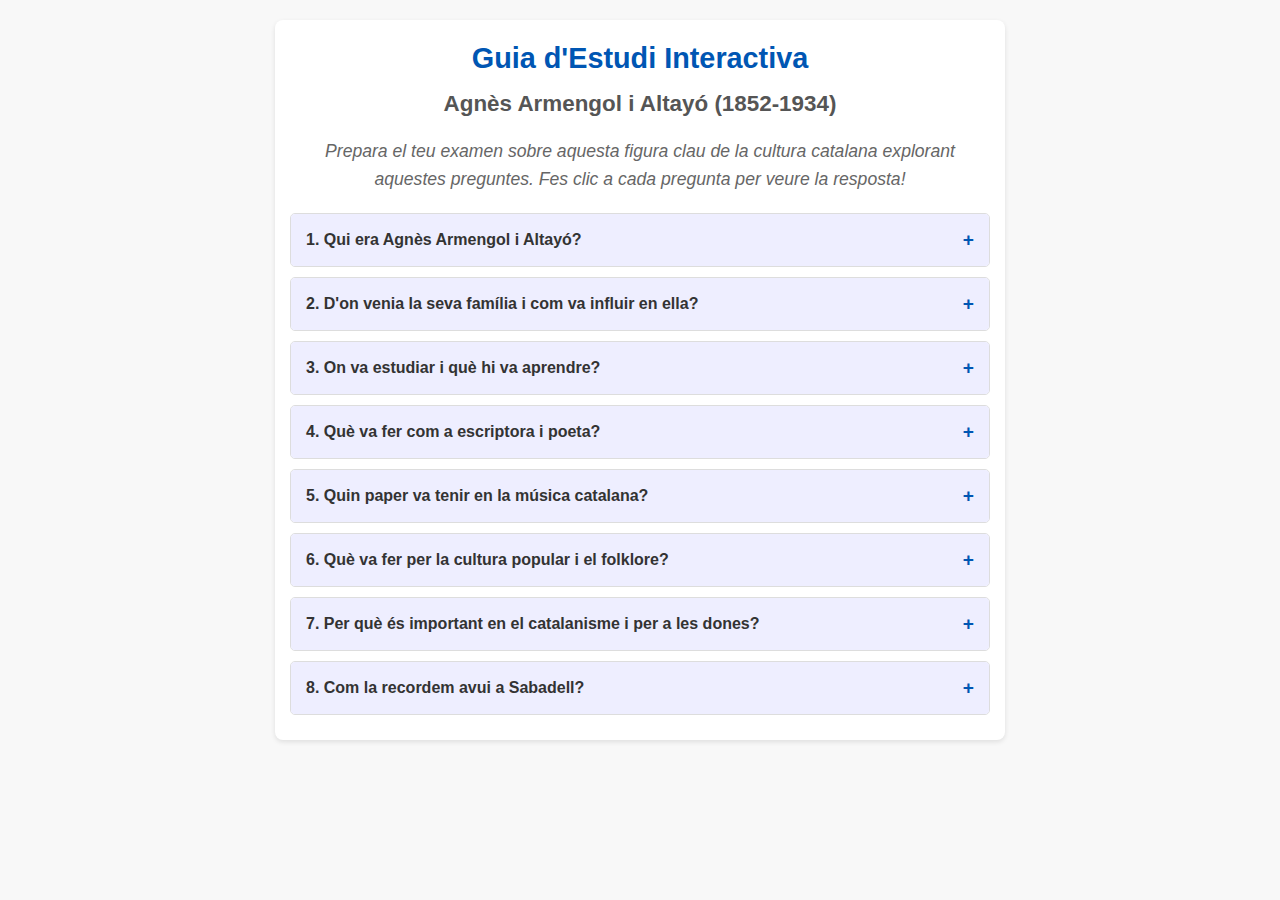
<file: index.html>
<!DOCTYPE html>
<html lang="ca">
<head>
    <meta charset="UTF-8">
    <meta name="viewport" content="width=device-width, initial-scale=1.0">
    <title>Guia d'Estudi: Agnès Armengol i Altayó</title>
    <link rel="stylesheet" href="style.css">
</head>
<body>

    <div class="study-guide-container">
        <h1>Guia d'Estudi Interactiva</h1>
        <h2>Agnès Armengol i Altayó (1852-1934)</h2>
        <p class="intro">Prepara el teu examen sobre aquesta figura clau de la cultura catalana explorant aquestes preguntes. Fes clic a cada pregunta per veure la resposta!</p>

        <div class="accordion">

            <div class="accordion-item">
                <button class="accordion-header">1. Qui era Agnès Armengol i Altayó?</button>
                <div class="accordion-content">
                    <p>Va ser una dona molt important de Sabadell a finals del segle XIX i principis del XX. Va destacar com a escriptora, poeta, pianista, compositora i va lluitar per la cultura catalana i la participació de les dones.</p>
                </div>
            </div>

            <div class="accordion-item">
                <button class="accordion-header">2. D'on venia la seva família i com va influir en ella?</button>
                <div class="accordion-content">
                    <p>La seva família eren industrials importants de Sabadell (fabricants tèxtils). El seu pare li va donar una bona educació i una seguretat econòmica que li van permetre tenir llibertat per dedicar-se a les seves passions (escriure, música...).</p>
                </div>
            </div>

            <div class="accordion-item">
                <button class="accordion-header">3. On va estudiar i què hi va aprendre?</button>
                <div class="accordion-content">
                    <p>Va estudiar a Sabadell, Barcelona i, molt important, en un internat a França (Pension Catalane de Castres). Allà va millorar molt en música i també va començar a destacar com a escriptora.</p>
                </div>
            </div>

             <div class="accordion-item">
                <button class="accordion-header">4. Què va fer com a escriptora i poeta?</button>
                <div class="accordion-content">
                    <p>Va escriure molts poemes i articles en revistes catalanes per defensar la llengua i la cultura. Els seus poemes més coneguts són "Rosari antic" i "Cant a la senyera". També va participar als Jocs Florals de Barcelona.</p>
                </div>
            </div>

            <div class="accordion-item">
                <button class="accordion-header">5. Quin paper va tenir en la música catalana?</button>
                <div class="accordion-content">
                    <p>Era una pianista molt bona i va compondre peces musicals. És considerada la primera persona a posar música a textos escrits en català (pionera de la cançó catalana). Una de les seves obres premiades es diu "Suspirs".</p>
                </div>
            </div>

            <div class="accordion-item">
                <button class="accordion-header">6. Què va fer per la cultura popular i el folklore?</button>
                <div class="accordion-content">
                    <p>No només creava, sinó que també va ajudar a recuperar tradicions! Va recollir cançons antigues i, sobretot, va ajudar a restaurar danses populars que s'estaven perdent, com les danses de Castellterçol o el Ball del Ciri.</p>
                </div>
            </div>

            <div class="accordion-item">
                <button class="accordion-header">7. Per què és important en el catalanisme i per a les dones?</button>
                <div class="accordion-content">
                    <p>Va ser una defensora de la cultura i la identitat catalanes (catalanisme). També va ser una de les primeres a voler que les dones participessin més en la societat i la cultura. Va col·laborar en projectes d'ajuda a la gent gran i nens.</p>
                </div>
            </div>

            <div class="accordion-item">
                <button class="accordion-header">8. Com la recordem avui a Sabadell?</button>
                <div class="accordion-content">
                    <p>El seu enterrament ja va ser una gran mostra de reconeixement. Va ser nomenada Filla Il·lustre de Sabadell i avui dia té un carrer i una escola amb el seu nom a la ciutat.</p>
                </div>
            </div>

            <!-- Pots COPIAR i ENGANXAR l'estructura següent per afegir més preguntes: -->
            <!--
            <div class="accordion-item">
                <button class="accordion-header">Nou tema o pregunta?</button>
                <div class="accordion-content">
                    <p>Aquí va la resposta o l'explicació detallada sobre el tema.</p>
                </div>
            </div>
            -->

        </div>
    </div>

    <script src="script.js"></script>
</body>
</html>
</file>
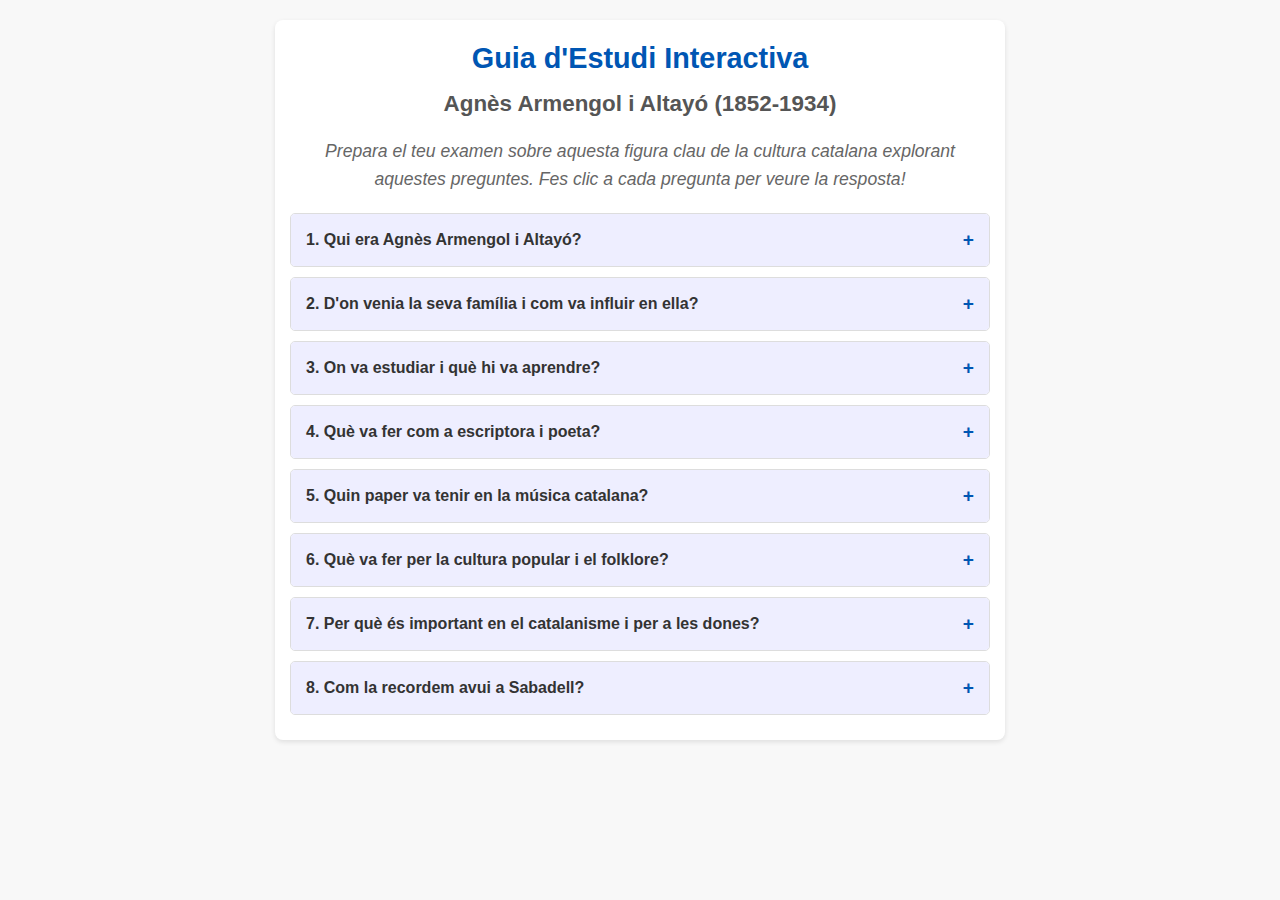
<file: code.html>
<!DOCTYPE html>
<html lang="ca">
<head>
    <meta charset="UTF-8">
    <meta name="viewport" content="width=device-width, initial-scale=1.0">
    <title>Guia d'Estudi: Agnès Armengol i Altayó</title>
    <link rel="stylesheet" href="style.css">
</head>
<body>

    <div class="study-guide-container">
        <h1>Guia d'Estudi Interactiva</h1>
        <h2>Agnès Armengol i Altayó (1852-1934)</h2>
        <p class="intro">Prepara el teu examen sobre aquesta figura clau de la cultura catalana explorant aquestes preguntes. Fes clic a cada pregunta per veure la resposta!</p>

        <div class="accordion">

            <div class="accordion-item">
                <button class="accordion-header">1. Qui era Agnès Armengol i Altayó?</button>
                <div class="accordion-content">
                    <p>Va ser una dona molt important de Sabadell a finals del segle XIX i principis del XX. Va destacar com a escriptora, poeta, pianista, compositora i va lluitar per la cultura catalana i la participació de les dones.</p>
                </div>
            </div>

            <div class="accordion-item">
                <button class="accordion-header">2. D'on venia la seva família i com va influir en ella?</button>
                <div class="accordion-content">
                    <p>La seva família eren industrials importants de Sabadell (fabricants tèxtils). El seu pare li va donar una bona educació i una seguretat econòmica que li van permetre tenir llibertat per dedicar-se a les seves passions (escriure, música...).</p>
                </div>
            </div>

            <div class="accordion-item">
                <button class="accordion-header">3. On va estudiar i què hi va aprendre?</button>
                <div class="accordion-content">
                    <p>Va estudiar a Sabadell, Barcelona i, molt important, en un internat a França (Pension Catalane de Castres). Allà va millorar molt en música i també va començar a destacar com a escriptora.</p>
                </div>
            </div>

             <div class="accordion-item">
                <button class="accordion-header">4. Què va fer com a escriptora i poeta?</button>
                <div class="accordion-content">
                    <p>Va escriure molts poemes i articles en revistes catalanes per defensar la llengua i la cultura. Els seus poemes més coneguts són "Rosari antic" i "Cant a la senyera". També va participar als Jocs Florals de Barcelona.</p>
                </div>
            </div>

            <div class="accordion-item">
                <button class="accordion-header">5. Quin paper va tenir en la música catalana?</button>
                <div class="accordion-content">
                    <p>Era una pianista molt bona i va compondre peces musicals. És considerada la primera persona a posar música a textos escrits en català (pionera de la cançó catalana). Una de les seves obres premiades es diu "Suspirs".</p>
                </div>
            </div>

            <div class="accordion-item">
                <button class="accordion-header">6. Què va fer per la cultura popular i el folklore?</button>
                <div class="accordion-content">
                    <p>No només creava, sinó que també va ajudar a recuperar tradicions! Va recollir cançons antigues i, sobretot, va ajudar a restaurar danses populars que s'estaven perdent, com les danses de Castellterçol o el Ball del Ciri.</p>
                </div>
            </div>

            <div class="accordion-item">
                <button class="accordion-header">7. Per què és important en el catalanisme i per a les dones?</button>
                <div class="accordion-content">
                    <p>Va ser una defensora de la cultura i la identitat catalanes (catalanisme). També va ser una de les primeres a voler que les dones participessin més en la societat i la cultura. Va col·laborar en projectes d'ajuda a la gent gran i nens.</p>
                </div>
            </div>

            <div class="accordion-item">
                <button class="accordion-header">8. Com la recordem avui a Sabadell?</button>
                <div class="accordion-content">
                    <p>El seu enterrament ja va ser una gran mostra de reconeixement. Va ser nomenada Filla Il·lustre de Sabadell i avui dia té un carrer i una escola amb el seu nom a la ciutat.</p>
                </div>
            </div>

            <!-- Pots COPIAR i ENGANXAR l'estructura següent per afegir més preguntes: -->
            <!--
            <div class="accordion-item">
                <button class="accordion-header">Nou tema o pregunta?</button>
                <div class="accordion-content">
                    <p>Aquí va la resposta o l'explicació detallada sobre el tema.</p>
                </div>
            </div>
            -->

        </div>
    </div>

    <script src="script.js"></script>
</body>
</html>
</file>
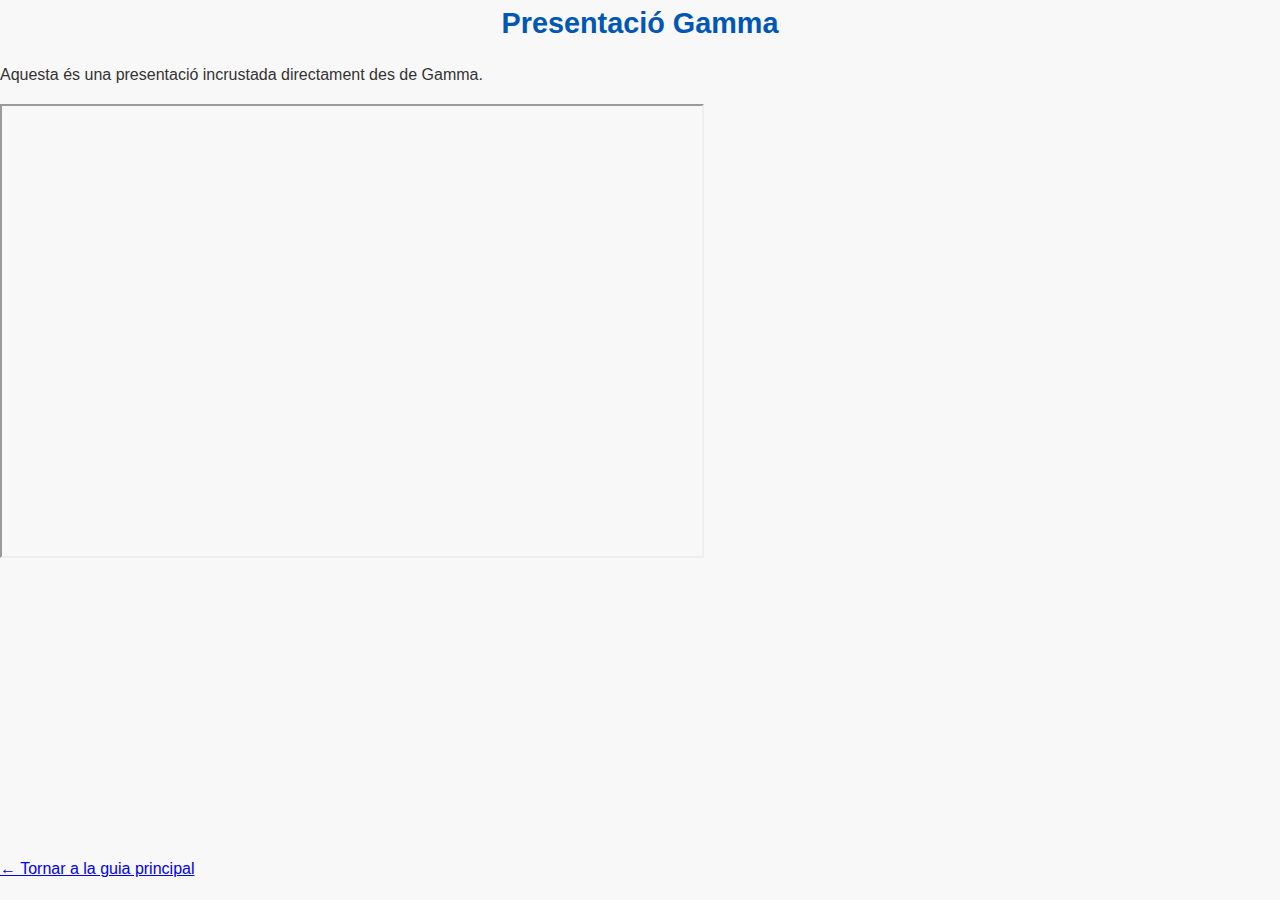
<file: presentacio.html>
<!DOCTYPE html>
<html lang="ca">
<head>
  <meta charset="UTF-8">
  <title>Presentació Gamma</title>
  <link rel="stylesheet" href="style.css">
</head>
<body>
  <div class="container">
    <h1>Presentació Gamma</h1>
    <p>Aquesta és una presentació incrustada directament des de Gamma.</p>

    <div style="position:relative; padding-bottom:56.25%; height:0; overflow:hidden; margin-bottom: 2em;">
      <iframe 
        src="https://gamma.app/embed/p4x4zot6qy9s138" 
        style="width: 700px; max-width: 100%; height: 450px" 
        allow="fullscreen"
        title="Agnès Armengol i Altayó: Escriptora, Pianista, Compositora i Impulsora del Catalanisme i la Cultura Popular a Sabadell (1852-1934)">
      </iframe>
    </div>

    <a href="index.html">← Tornar a la guia principal</a>
  </div>
</body>
</html>
</file>
<file: style.css>
body {
    font-family: sans-serif;
    line-height: 1.6;
    margin: 0;
    padding: 0;
    background-color: #f8f8f8; /* Fons clar */
    color: #333;
}

.study-guide-container {
    max-width: 700px; /* Ample màxim, ajusta si cal */
    margin: 20px auto; /* Centra el contenidor */
    padding: 15px;
    background-color: #fff; /* Fons blanc per al contenidor */
    border-radius: 8px;
    box-shadow: 0 2px 5px rgba(0,0,0,0.1); /* Ombra subtil */
}

h1, h2, .intro {
    text-align: center;
    color: #0056b3; /* Blau per als títols */
}

h1 {
    margin-top: 0;
    margin-bottom: 5px;
    font-size: 1.8em;
}

h2 {
    margin-top: 0;
    margin-bottom: 15px;
    font-size: 1.4em;
    color: #555;
}

.intro {
     margin-top: 0;
     margin-bottom: 20px;
     font-size: 1.1em;
     color: #666;
     font-style: italic;
}

.accordion-item {
    border: 1px solid #ddd; /* Vora per a cada element */
    margin-bottom: 10px; /* Espai entre elements */
    border-radius: 5px;
    overflow: hidden; /* Important per a l'animació de desplegament */
}

.accordion-header {
    background-color: #eef; /* Blau molt clar */
    color: #333;
    cursor: pointer; /* Canvia el cursor a mà per indicar que és clicable */
    padding: 15px;
    width: 100%;
    border: none; /* Elimina la vora per defecte del botó */
    text-align: left;
    outline: none;
    font-size: 1em;
    transition: background-color 0.3s ease; /* Animació al passar el ratolí per sobre */
    display: flex; /* Utilitza flexbox per alinear el text i la icona */
    justify-content: space-between; /* Posa la icona a la dreta */
    align-items: center; /* Centra verticalment text i icona */
    font-weight: bold;
}

.accordion-header:hover {
    background-color: #dde; /* Blau una mica més fosc al passar el ratolí */
}

/* Estil per a la icona +/- */
.accordion-header::after {
     content: '+'; /* Icona de més per defecte (tancat) */
     font-weight: bold;
     margin-left: 10px;
     transition: transform 0.3s ease; /* Animació per a la icona */
     font-size: 1.2em;
     color: #0056b3;
}

.accordion-header.active::after {
     content: '-'; /* Icona de menys quan està actiu (obert) */
     /* No cal rotar si uses +/- */
}

.accordion-content {
    background-color: #f9f9f9; /* Fons molt clar per al contingut */
    padding: 0 15px; /* Padding horitzontal */
    max-height: 0; /* Inicialment amagat */
    transition: max-height 0.3s ease-out; /* Animació de desplegament/reculliment */
    overflow: hidden; /* Amaga el contingut que sobrepassa el max-height */
}

 .accordion-content p {
     padding: 15px 0; /* Padding vertical dins del contingut */
     margin: 0; /* Elimina els marges per defecte del paràgraf */
     color: #555; /* Color de text del contingut */
 }

/* Estil per quan el contingut està obert */
.accordion-content.show {
    max-height: 1000px; /* Un valor gran per assegurar-se que tot el contingut es mostra. Ajusta si tens respostes MOLT llargues. */
}

/* Ajust responsiu bàsic */
@media (max-width: 600px) {
    .study-guide-container {
        margin: 10px;
        padding: 10px;
    }
    .accordion-header {
        padding: 10px;
    }
     .accordion-content p {
        padding: 10px 0;
    }
    h1 { font-size: 1.5em; }
    h2 { font-size: 1.2em; }
    .intro { font-size: 1em; }
}
</file>
